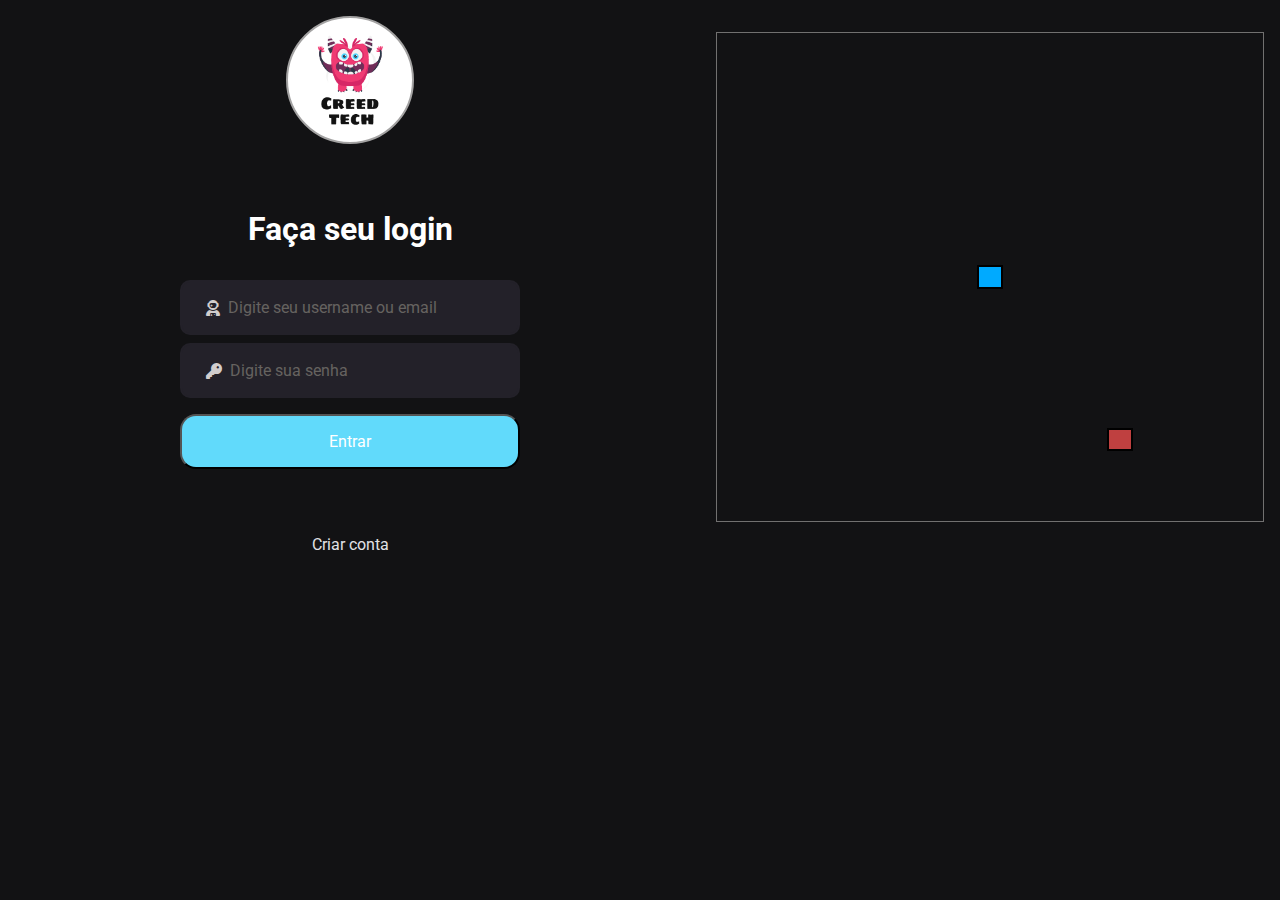
<file: projeto-final-front/index.html>
<!DOCTYPE html>
<html lang="pt-br">

<head>
  <meta charset="UTF-8">
  <meta http-equiv="X-UA-Compatible" content="IE=edge">
  <meta name="viewport" content="width=device-width, initial-scale=1.0">
  <link rel="preconnect" href="https://fonts.googleapis.com">
  <link rel="preconnect" href="https://fonts.gstatic.com" crossorigin>
  <link href="https://fonts.googleapis.com/css2?family=Roboto:wght@400;500;900&display=swap" rel="stylesheet">
  <link rel="stylesheet" href="src/css/global.css">
  <link rel="stylesheet" href="src/css/game.css">
  <link rel="stylesheet" href="src/css/loadingStyle.css">
  <link rel="stylesheet" href="src/css/form.css">
  <link rel="stylesheet" href="src/css/signIn.css">
  <link rel="stylesheet" href="https://cdnjs.cloudflare.com/ajax/libs/font-awesome/6.1.1/css/all.min.css">
  <link rel="stylesheet" href="../LICENCE"type="desenvolvido por Paulo alisson">
  <link rel="stylesheet" href="../README.md">
  <title>Login</title>
</head>

<body>
  <section class="container">
    <div class="content">
      <div class="animationContainer">
        <div class="logo"></div>
        <form id="signIn-form">
          <h1 class="title">Faça seu login</h1>
          <div class="fields">
            <div class="fields-group">
              <i class="fa-solid fa-user-astronaut"></i>
              <input name="email" id="email" type="email" placeholder="Digite seu username ou email" required>
              <span class="error"></span>
            </div>
            <div class="fields-group">
              <i class="fa-solid fa-key"></i>
              <input name="password" type="password" id="password" minlength="6" placeholder="Digite sua senha" required>
              <span class="error"></span>
            </div>
          </div>
          <input class="btn-singIn" value="Entrar" type="submit" />
        </form>
        <span class="signUp">
          <a class="link-signUp" href="src/pages/signUp.html">Criar conta</a>
        </span>
      </div>
    </div>
    <div id="game-board"></div>
  </section>
  <div class="loading-page">
    <div class="sk-folding-cube">
      <div class="sk-cube1 sk-cube"></div>
      <div class="sk-cube2 sk-cube"></div>
      <div class="sk-cube4 sk-cube"></div>
      <div class="sk-cube3 sk-cube"></div>
    </div>
  </div>
  <script type="module" src="src/js/singIn.js"></script>
  <script type="module" src="src/js/gamesScripts/game.js"></script>
</body>

</html>
</file>
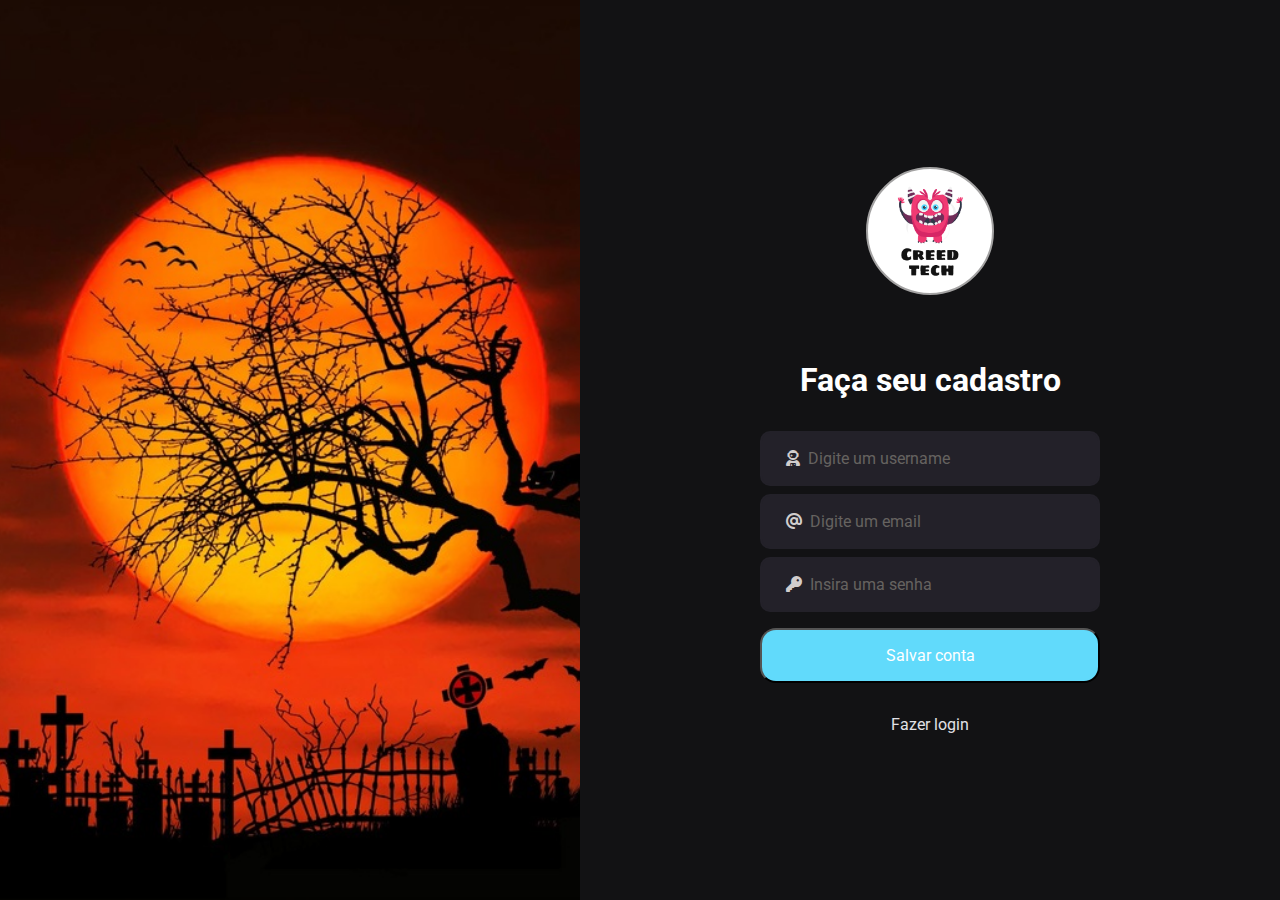
<file: projeto-final-front/src/pages/signUp.html>
<!DOCTYPE html>
<html lang="pt-br">

<head>
  <meta charset="UTF-8">
  <meta http-equiv="X-UA-Compatible" content="IE=edge">
  <meta name="viewport" content="width=device-width, initial-scale=1.0">
  <link rel="preconnect" href="https://fonts.googleapis.com">
  <link rel="preconnect" href="https://fonts.gstatic.com" crossorigin>
  <link href="https://fonts.googleapis.com/css2?family=Roboto:wght@400;500;900&display=swap" rel="stylesheet">
  <link rel="stylesheet" href="https://cdnjs.cloudflare.com/ajax/libs/font-awesome/6.1.1/css/all.min.css">
  <link rel="stylesheet" href="https://cdnjs.cloudflare.com/ajax/libs/animate.css/4.1.1/animate.min.css" />
  <link rel="stylesheet" href="../css/global.css">
  <link rel="stylesheet" href="../css/loadingStyle.css">
  <link rel="stylesheet" href="../css/form.css">
  <link rel="stylesheet" href="../css/signUp.css">
  <script defer type="module" src="../js/singUp.js"></script>
  <title>cadastro</title>
</head>

<body>
  <section class="container">
    <div class="animate__animated animate__backInLeft" id="backgroud"></div>
    <div class="content">
      <div class="animationContainer">
        <div class="logo"></div>
        <form id="signUp-form">
          <h1 class="title">Faça seu cadastro</h1>
          <div class="fields">
            <div class="fields-group">
              <i class="fa-solid fa-user-astronaut"></i>
              <input class="input" id="usename" name="username" type="text" placeholder="Digite um username" required>
              <span class="error"></span>
            </div>
            <div class="fields-group">
              <i class="fa-solid fa-at"></i>
              <input class="input" id="email" name="email" type="email" placeholder="Digite um email" required>
              <span class="error"></span>
            </div>
            <div class="fields-group">
              <i class="fa-solid fa-key"></i>
              <input  class="input" id="password" minlength="6" name="password" type="password" placeholder="Insira uma senha" required>
              <span class="error"></span>
            </div>
          </div>
          <input class="btn-singIn" onsubmit="createUser()" value="Salvar conta" type="submit">
        </form>
        <span class="signIn">
          <a class="link-signUp" href="../../index.html">Fazer login</a>
        </span>
      </div>
    </div>
  </section>
  <div class="loading-page">
    <div class="sk-folding-cube">
      <div class="sk-cube1 sk-cube"></div>
      <div class="sk-cube2 sk-cube"></div>
      <div class="sk-cube4 sk-cube"></div>
      <div class="sk-cube3 sk-cube"></div>
    </div>
  </div>
</body>

</html>
</file>
<file: projeto-final-front/src/css/global.css>
* {
  margin: 0;
  padding: 0;
  outline: 0;
  box-sizing: border-box;
}

:root {
  --white: #ffffff;

  --gray-100: #e1e1e6;
  --gray-300: #a8a8b3;
  --gray-800: #29292e;
  --gray-900: #121214;

  --red-300: #a92e2e;

  --cyan-500: #61dafb;
  --cyan-700: #3199b6;
  --orange-000: #ff9000;
}

input, button {
  -moz-appearance: none;
  -webkit-appearance: none;
  appearance: none;
}

.error {
  padding: 0;
  color: #a92e2e;
}

.error.active {
  padding: 0.4em;
}

@media (max-width: 1080px) {
  html {
    font-size: 93.75%;
  }
}

@media (max-width: 720px) {
  html {
    font-size: 87.5%;
  }
}

body {
  background: var(--gray-900);
  color: var(--white);
}

body, select, input, textarea, button {
  font: 400 1rem "Roboto", sans-serif;
}

button {
  cursor: pointer;
}

a {
  color: inherit;
  text-decoration: none;
}
</file>
<file: projeto-final-front/src/css/game.css>
#game-board {
  flex: 1;
  border: 1px solid #717070;
  display: grid;
  margin: 2rem 1rem;
  grid-template-rows: repeat(21, 1fr);
  grid-template-columns: repeat(21, 1fr);
}

@media (max-width: 720px) {
  .container  {
    flex-direction: column;
  }
  #game-board {
    flex: none;
    height: 100vh;
  }
}

.snake {
  background-color: hsl(200, 100%, 50%);
  border: .25vmin solid #000;
}

.food {
  background-color: hsl(0, 50%, 50%);
  border: .25vmin solid #000;
}
</file>
<file: projeto-final-front/src/css/loadingStyle.css>
.loading-page {
  display: none;
  align-items: center;
  justify-content: center;
  height: 100vh;
}

.sk-folding-cube {
  margin: 20px auto;
  width: 40px;
  height: 40px;
  position: relative;
  -webkit-transform: rotateZ(45deg);
          transform: rotateZ(45deg);
}

.sk-folding-cube .sk-cube {
  float: left;
  width: 50%;
  height: 50%;
  position: relative;
  -webkit-transform: scale(1.1);
      -ms-transform: scale(1.1);
          transform: scale(1.1); 
}
.sk-folding-cube .sk-cube:before {
  content: '';
  position: absolute;
  top: 0;
  left: 0;
  width: 100%;
  height: 100%;
  background-color: rgb(255, 255, 255);
  -webkit-animation: sk-foldCubeAngle 2.4s infinite linear both;
          animation: sk-foldCubeAngle 2.4s infinite linear both;
  -webkit-transform-origin: 100% 100%;
      -ms-transform-origin: 100% 100%;
          transform-origin: 100% 100%;
}
.sk-folding-cube .sk-cube2 {
  -webkit-transform: scale(1.1) rotateZ(90deg);
          transform: scale(1.1) rotateZ(90deg);
}
.sk-folding-cube .sk-cube3 {
  -webkit-transform: scale(1.1) rotateZ(180deg);
          transform: scale(1.1) rotateZ(180deg);
}
.sk-folding-cube .sk-cube4 {
  -webkit-transform: scale(1.1) rotateZ(270deg);
          transform: scale(1.1) rotateZ(270deg);
}
.sk-folding-cube .sk-cube2:before {
  -webkit-animation-delay: 0.3s;
          animation-delay: 0.3s;
}
.sk-folding-cube .sk-cube3:before {
  -webkit-animation-delay: 0.6s;
          animation-delay: 0.6s; 
}
.sk-folding-cube .sk-cube4:before {
  -webkit-animation-delay: 0.9s;
          animation-delay: 0.9s;
}
@-webkit-keyframes sk-foldCubeAngle {
  0%, 10% {
    -webkit-transform: perspective(140px) rotateX(-180deg);
            transform: perspective(140px) rotateX(-180deg);
    opacity: 0; 
  } 25%, 75% {
    -webkit-transform: perspective(140px) rotateX(0deg);
            transform: perspective(140px) rotateX(0deg);
    opacity: 1; 
  } 90%, 100% {
    -webkit-transform: perspective(140px) rotateY(180deg);
            transform: perspective(140px) rotateY(180deg);
    opacity: 0; 
  } 
}

@keyframes sk-foldCubeAngle {
  0%, 10% {
    -webkit-transform: perspective(140px) rotateX(-180deg);
            transform: perspective(140px) rotateX(-180deg);
    opacity: 0; 
  } 25%, 75% {
    -webkit-transform: perspective(140px) rotateX(0deg);
            transform: perspective(140px) rotateX(0deg);
    opacity: 1; 
  } 90%, 100% {
    -webkit-transform: perspective(140px) rotateY(180deg);
            transform: perspective(140px) rotateY(180deg);
    opacity: 0; 
  }
}
</file>
<file: projeto-final-front/src/css/form.css>
.animationContainer {
  display: flex;
  flex-direction: column;
  align-items: center;
  justify-content: center;

}

.animationContainer  form {
  margin: 50px 0;
  width: 340px;
  text-align: center;
}

.logo {
  background: url("../img/logo.png") no-repeat center;
  background-size: cover;
  border: 2px solid #a3a2a2;
  width: 128px;
  height: 128px;
  margin: 1rem 0;
  border-radius: 50%;
}

.title {
  margin-bottom: 2rem;
}

.fields {
  margin: 16px 0;
}

.fields-group {
  background: #232129;
  border-radius: 10px;
  padding: 16px;
  width: 100%;
  border: 2px solid #232129;
  color: #666360;
  display: flex;
  flex-wrap: wrap;
  align-items: center;
  margin-top: 8px;
}

.fields-group:hover {
  color: var(--orange-000);
  border-color: var(--orange-000);
} 

.fields-group i {
  color: #d1cdcd;
  padding: 0 8px;
}

.fields-group i:hover {
  color: var(--cyan-700);
} 

.fields-group input {
  background: transparent;
  flex: 1;
  padding-right: 8px;
  color: #f4ede8;
  border: 0;
}

.fields-group input::placeholder {
  color: #666360;
}

.btn-singIn {
  width: 100%;
  padding: 16px;
  color: var(--white);
  background: var(--cyan-500);
  border-radius: 16px;
  cursor: pointer;
}

.btn-singIn:hover {
  background: var(--cyan-700);
}
</file>
<file: projeto-final-front/src/css/signIn.css>
.container {
  width: 100vw;
  display: flex;
  align-items: stretch;
}

.content {
  display: flex;
  flex-direction: column;
  align-items: center;
  justify-content: center;
  width: 100%;
  max-width: 700px;
}

.animationContainer  form {
  animation-name: animationContainer;
  animation-duration: 3s;
}

.signUp {
  display: block;
  color: var(--gray-100);
  margin-top: 1rem;
  transition: color 0.2s;
}

.signUp:hover { 
  color: var(--gray-300);
}

@keyframes animationContainer {
  from {
    opacity: 0;
    transform: translateX(-50px);
  }
  to {
    opacity: 1;
    transform: translateX(0);
  }
}
</file>
<file: projeto-final-front/src/css/signUp.css>
.container {
  width: 100vw;
  height: 100vh;
  display: flex;
  align-items: stretch;
}

#backgroud {
  flex: 1;
  background: url("../img/bg-1024.jpg") no-repeat center;
  background-size: cover;
}

.content {
  display: flex;
  flex-direction: column;
  align-items: center;
  justify-content: center;
  width: 100%;
  max-width: 700px;
}

.animationContainer  form {
  animation-name: animationContainer;
  animation-duration: 3s;
  margin-bottom: 1rem;
}

.signIn {
  display: block;
  color: var(--gray-100);
  margin: 1rem 0;
  transition: color 0.2s;
}

.signIn:hover { 
  color: var(--gray-300);
}

@keyframes animationContainer {
  from {
    opacity: 0;
    transform: translateX(50px);
  }
  to {
    opacity: 1;
    transform: translateX(0);
  }
}
</file>
